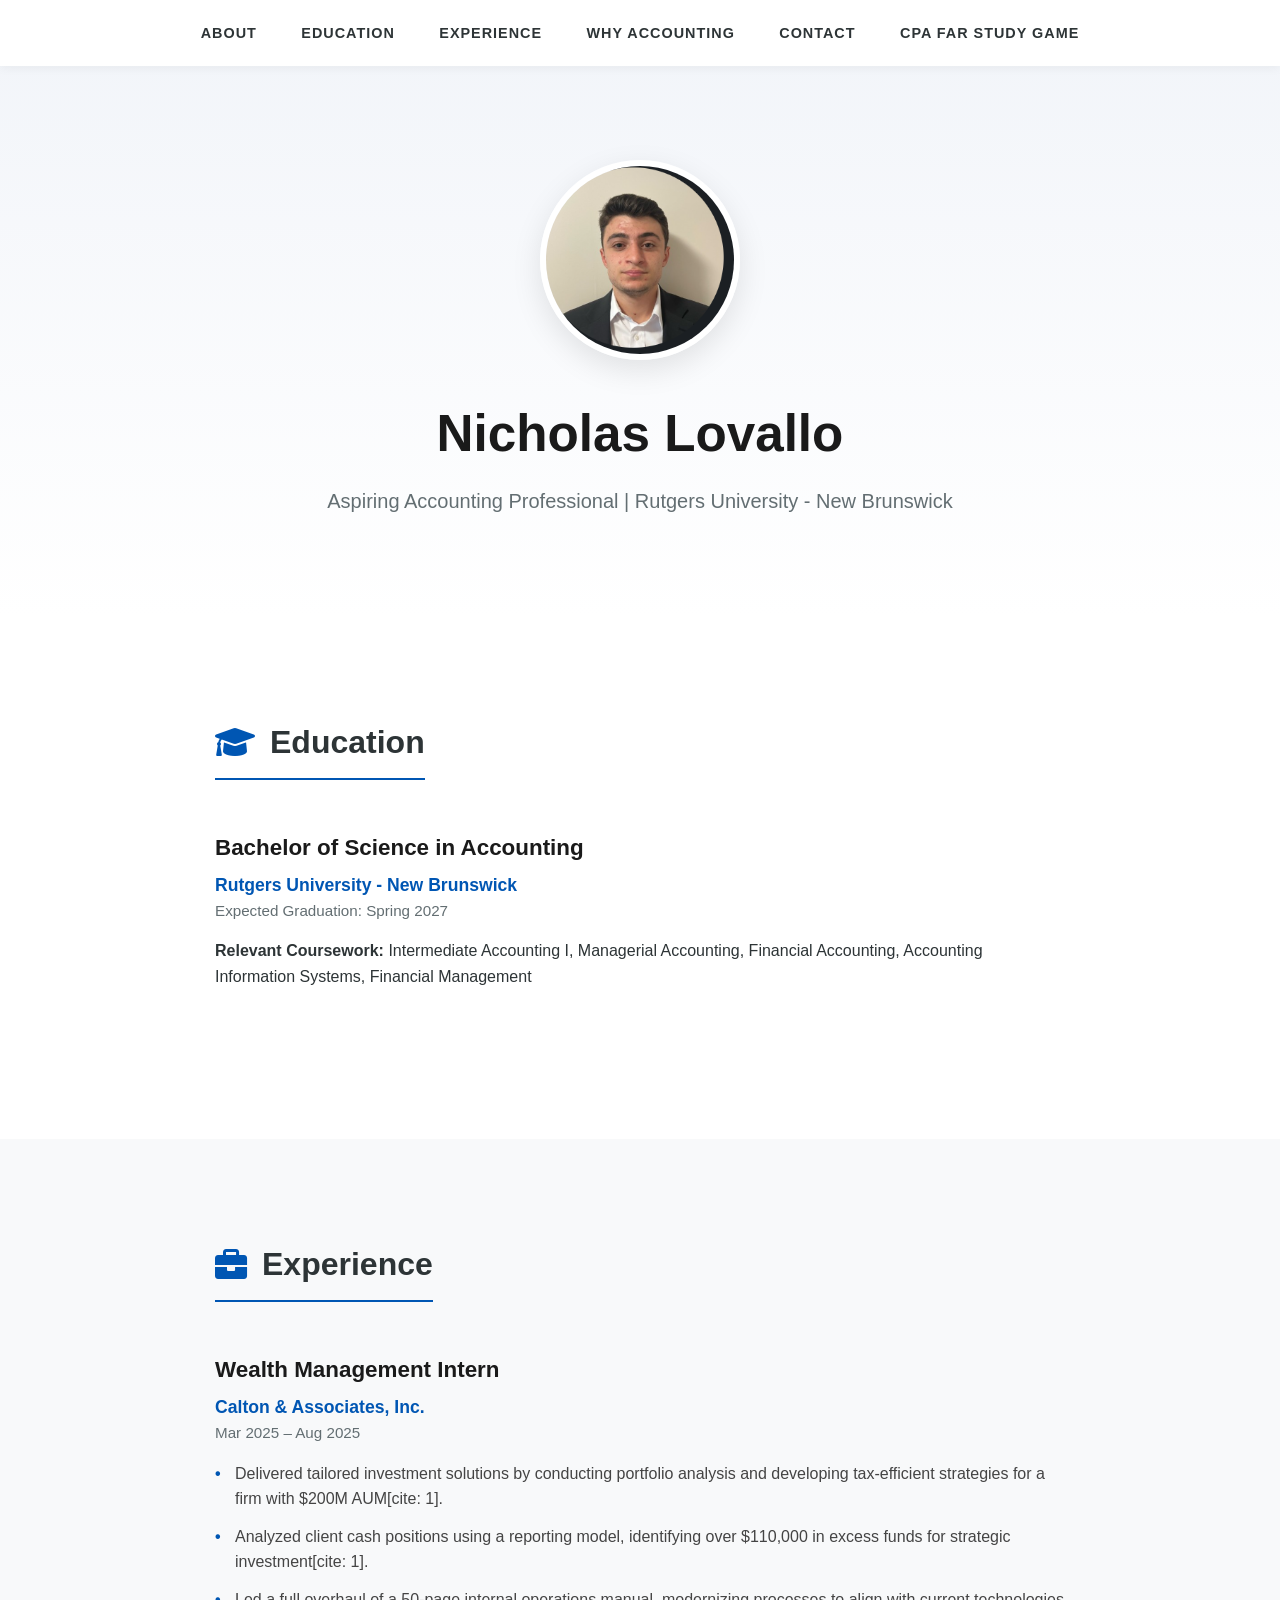
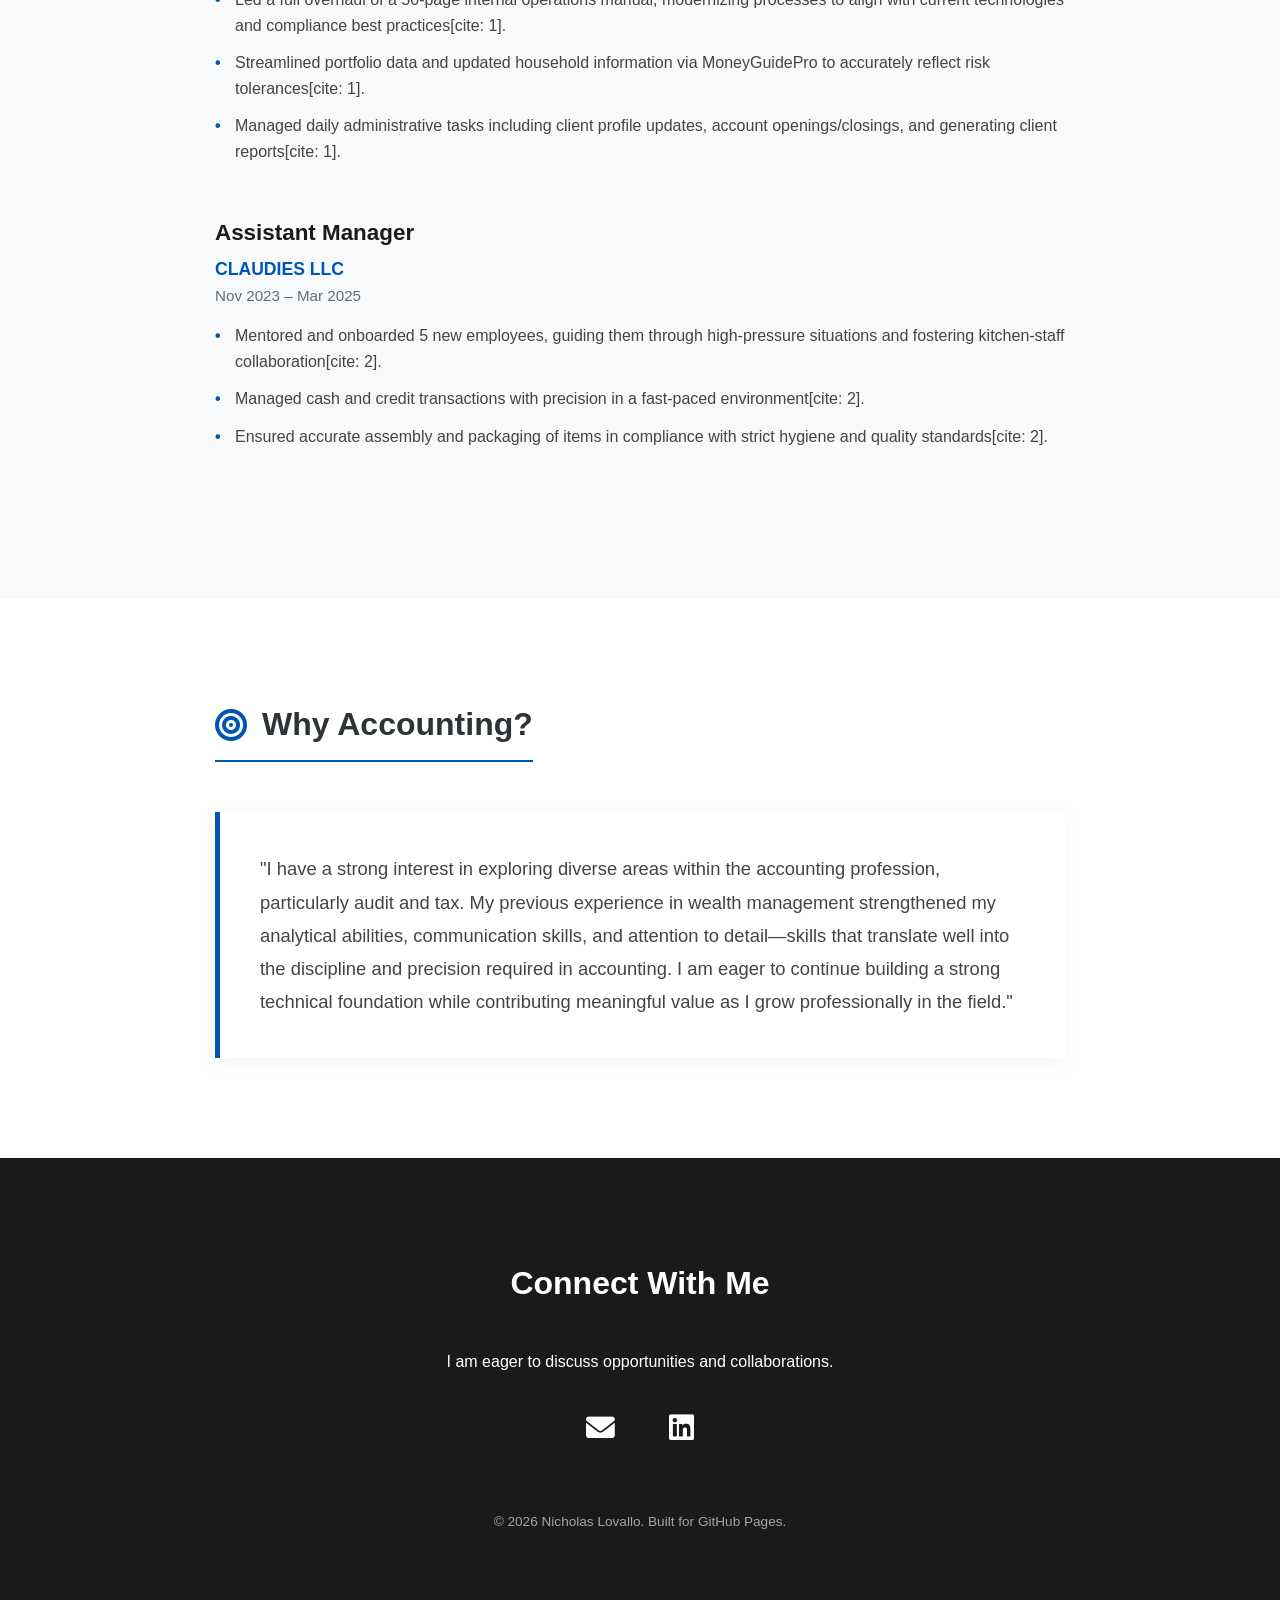
<file: index.html>
<!DOCTYPE html>
<html lang="en">
<head>
    <meta charset="UTF-8">
    <meta name="viewport" content="width=device-width, initial-scale=1.0">
    <title>Nicholas Lovallo | Professional Profile</title>
    <link rel="stylesheet" href="https://cdnjs.cloudflare.com/ajax/libs/font-awesome/6.0.0/css/all.min.css">
    <style>
        :root {
            --primary-blue: #0056b3;
            --text-dark: #2d3436;
            --text-light: #636e72;
            --bg-white: #ffffff;
            --bg-alt: #f8f9fa;
            --nav-bg: rgba(255, 255, 255, 0.95);
        }

        * {
            box-sizing: border-box;
            margin: 0;
            padding: 0;
            scroll-behavior: smooth;
        }

        body {
            font-family: 'Segoe UI', Roboto, Helvetica, Arial, sans-serif;
            color: var(--text-dark);
            line-height: 1.6;
            background-color: var(--bg-white);
        }

        /* Sticky Navigation */
        nav {
            position: fixed;
            top: 0;
            width: 100%;
            background: var(--nav-bg);
            backdrop-filter: blur(10px);
            padding: 20px 0;
            box-shadow: 0 2px 10px rgba(0,0,0,0.05);
            z-index: 1000;
            text-align: center;
        }

        nav a {
            text-decoration: none;
            color: var(--text-dark);
            font-weight: 600;
            margin: 0 20px;
            font-size: 0.9rem;
            text-transform: uppercase;
            letter-spacing: 1px;
            transition: color 0.3s;
        }

        nav a:hover {
            color: var(--primary-blue);
        }

        /* Hero Section */
        .hero {
            padding: 160px 20px 100px;
            text-align: center;
            background: linear-gradient(180deg, #f1f4f9 0%, #ffffff 100%);
        }

        .profile-pic {
            width: 200px;
            height: 200px;
            border-radius: 50%;
            object-fit: cover;
            border: 6px solid white;
            box-shadow: 0 10px 30px rgba(0,0,0,0.1);
            margin-bottom: 25px;
        }

        .hero h1 {
            font-size: 3.2rem;
            margin-bottom: 10px;
            font-weight: 800;
            color: #1a1a1a;
        }

        .hero p {
            font-size: 1.25rem;
            color: var(--text-light);
            max-width: 700px;
            margin: 0 auto;
            font-weight: 400;
        }

        /* Section Styling */
        section {
            padding: 100px 20px;
        }

        .section-content {
            max-width: 850px;
            margin: 0 auto;
        }

        .bg-alt {
            background-color: var(--bg-alt);
        }

        h2 {
            font-size: 2rem;
            color: var(--text-dark);
            margin-bottom: 50px;
            display: flex;
            align-items: center;
            gap: 15px;
            border-bottom: 2px solid var(--primary-blue);
            padding-bottom: 10px;
            width: fit-content;
        }

        h2 i {
            color: var(--primary-blue);
        }

        /* Experience & Education Items */
        .item {
            margin-bottom: 50px;
            position: relative;
        }

        .item h3 {
            font-size: 1.4rem;
            color: #1a1a1a;
            margin-bottom: 5px;
        }

        .item .company {
            font-weight: 700;
            color: var(--primary-blue);
            font-size: 1.1rem;
        }

        .item .date {
            font-size: 0.95rem;
            color: var(--text-light);
            margin-bottom: 15px;
            display: block;
        }

        ul {
            list-style-type: none;
        }

        li {
            margin-bottom: 12px;
            position: relative;
            padding-left: 20px;
            color: #444;
        }

        li::before {
            content: "•";
            color: var(--primary-blue);
            font-weight: bold;
            position: absolute;
            left: 0;
        }

        /* Why Accounting Section */
        .why-text {
            font-size: 1.15rem;
            line-height: 1.8;
            color: #444;
            background: white;
            padding: 40px;
            border-left: 5px solid var(--primary-blue);
            box-shadow: 0 5px 20px rgba(0,0,0,0.05);
        }

        /* Footer / Contact */
        footer {
            padding: 100px 20px;
            text-align: center;
            background: #1a1a1a;
            color: white;
        }

        footer h2 {
            border-bottom: none;
            margin: 0 auto 30px;
            color: white;
        }

        .contact-links {
            margin-top: 30px;
        }

        .contact-links a {
            color: white;
            font-size: 1.8rem;
            margin: 0 25px;
            text-decoration: none;
            transition: transform 0.3s, color 0.3s;
            display: inline-block;
        }

        .contact-links a:hover {
            color: #4da3ff;
            transform: translateY(-5px);
        }

        @media (max-width: 768px) {
            nav { display: none; }
            .hero h1 { font-size: 2.4rem; }
        }
    </style>
</head>
<body>

    <nav>
        <a href="#about">About</a>
        <a href="#education">Education</a>
        <a href="#experience">Experience</a>
        <a href="#why">Why Accounting</a>
        <a href="#contact">Contact</a>
        <a href="far-app/index.html" target="_blank">CPA FAR STUDY GAME</a>
    </nav>

    <header class="hero" id="about">
        <img src="Assets/ProfilePic.png" alt="Nicholas Lovallo" class="profile-pic">
        <h1>Nicholas Lovallo</h1>
        <p>Aspiring Accounting Professional | Rutgers University - New Brunswick</p>
    </header>

    <section id="education">
        <div class="section-content">
            <h2><i class="fas fa-graduation-cap"></i> Education</h2>
            <div class="item">
                <h3>Bachelor of Science in Accounting</h3>
                <p class="company">Rutgers University - New Brunswick</p>
                <p class="date">Expected Graduation: Spring 2027</p>
                <p><strong>Relevant Coursework:</strong> Intermediate Accounting I, Managerial Accounting, Financial Accounting, Accounting Information Systems, Financial Management</p>
            </div>
        </div>
    </section>

    <section id="experience" class="bg-alt">
        <div class="section-content">
            <h2><i class="fas fa-briefcase"></i> Experience</h2>
            
            <div class="item">
                <h3>Wealth Management Intern</h3>
                <p class="company">Calton & Associates, Inc.</p>
                <p class="date">Mar 2025 – Aug 2025</p>
                <ul>
                    <li>Delivered tailored investment solutions by conducting portfolio analysis and developing tax-efficient strategies for a firm with $200M AUM[cite: 1].</li>
                    <li>Analyzed client cash positions using a reporting model, identifying over $110,000 in excess funds for strategic investment[cite: 1].</li>
                    <li>Led a full overhaul of a 50-page internal operations manual, modernizing processes to align with current technologies and compliance best practices[cite: 1].</li>
                    <li>Streamlined portfolio data and updated household information via MoneyGuidePro to accurately reflect risk tolerances[cite: 1].</li>
                    <li>Managed daily administrative tasks including client profile updates, account openings/closings, and generating client reports[cite: 1].</li>
                </ul>
            </div>

            <div class="item">
                <h3>Assistant Manager</h3>
                <p class="company">CLAUDIES LLC</p>
                <p class="date">Nov 2023 – Mar 2025</p>
                <ul>
                    <li>Mentored and onboarded 5 new employees, guiding them through high-pressure situations and fostering kitchen-staff collaboration[cite: 2].</li>
                    <li>Managed cash and credit transactions with precision in a fast-paced environment[cite: 2].</li>
                    <li>Ensured accurate assembly and packaging of items in compliance with strict hygiene and quality standards[cite: 2].</li>
                </ul>
            </div>
        </div>
    </section>

    <section id="why">
        <div class="section-content">
            <h2><i class="fas fa-bullseye"></i> Why Accounting?</h2>
            <div class="why-text">
                "I have a strong interest in exploring diverse areas within the accounting profession, particularly audit and tax. My previous experience in wealth management strengthened my analytical abilities, communication skills, and attention to detail—skills that translate well into the discipline and precision required in accounting. I am eager to continue building a strong technical foundation while contributing meaningful value as I grow professionally in the field."
            </div>
        </div>
    </section>

    <footer id="contact">
        <div class="section-content">
            <h2>Connect With Me</h2>
            <p>I am eager to discuss opportunities and collaborations.</p>
            <div class="contact-links">
                <a href="mailto:nicholaslovallo4@gmail.com" title="Email Me"><i class="fas fa-envelope"></i></a>
                <a href="https://www.linkedin.com/in/nicholaslovallo/" target="_blank" title="LinkedIn Profile"><i class="fab fa-linkedin"></i></a>
            </div>
            <p style="margin-top: 60px; font-size: 0.85rem; opacity: 0.6;">&copy; 2026 Nicholas Lovallo. Built for GitHub Pages.</p>
        </div>
    </footer>

</body>
</html>
</file>
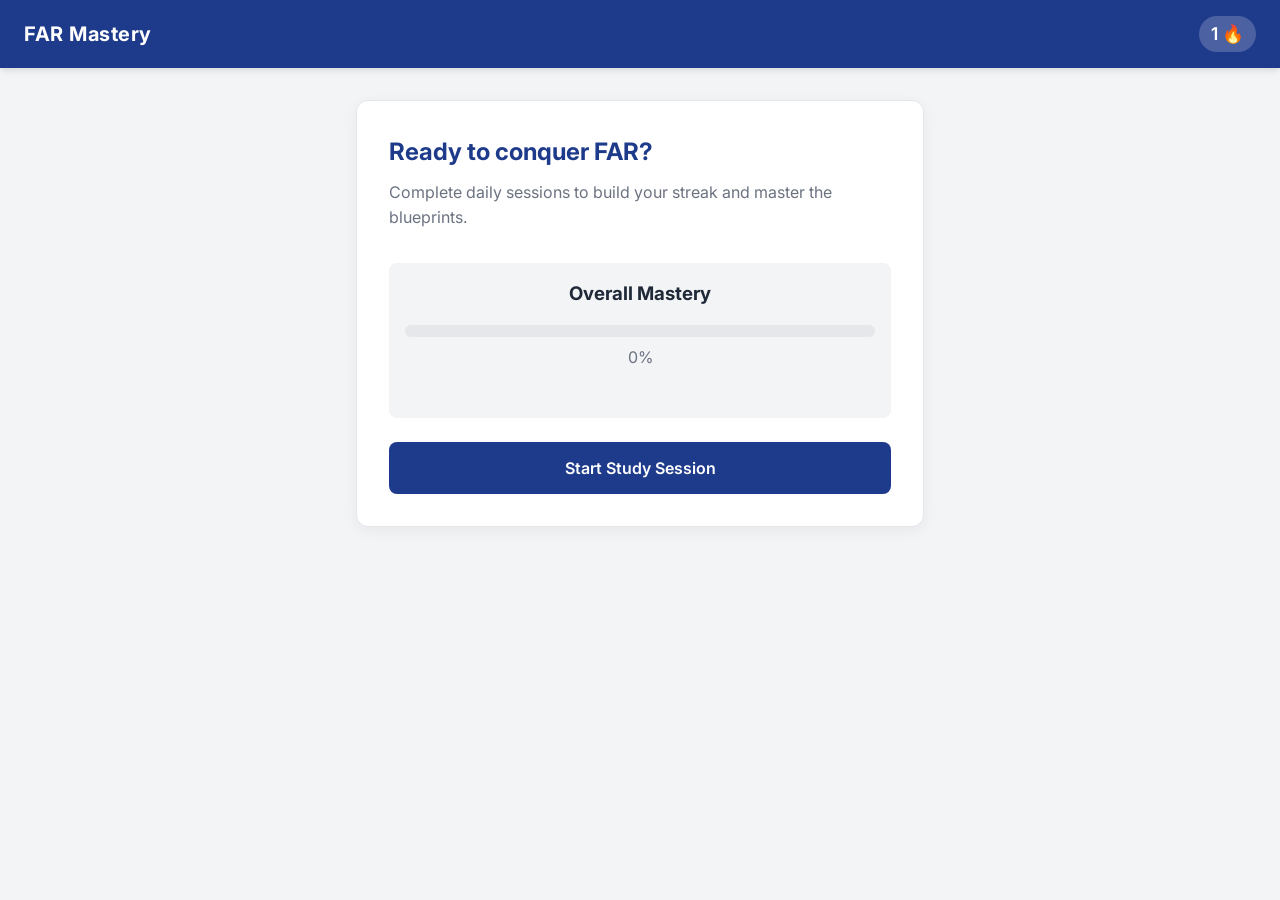
<file: far-app/index.html>
<!DOCTYPE html>
<html lang="en">
<head>
    <meta charset="UTF-8">
    <meta name="viewport" content="width=device-width, initial-scale=1.0">
    <title>CPA FAR Mastery</title>
    <link rel="stylesheet" href="style.css">
    <link href="https://fonts.googleapis.com/css2?family=Inter:wght@400;600;700&display=swap" rel="stylesheet">
</head>
<body>

    <header class="app-header">
        <div class="logo">FAR Mastery</div>
        <div class="gamification-header">
            <span id="streak-display" title="Daily Streak">0 🔥</span>
        </div>
    </header>

    <main id="app-container">
        
        <section id="dashboard-screen" class="screen active">
            <div class="welcome-card">
                <h1>Ready to conquer FAR?</h1>
                <p>Complete daily sessions to build your streak and master the blueprints.</p>
                
                <div class="stats-container">
                    <div class="stat-box">
                        <h3>Overall Mastery</h3>
                        <div class="progress-bar-container">
                            <div id="mastery-fill" class="progress-bar-fill" style="width: 0%;"></div>
                        </div>
                        <p id="mastery-text">0%</p>
                    </div>
                </div>

                <button id="start-btn" class="primary-btn">Start Study Session</button>
            </div>
        </section>

        <section id="quiz-screen" class="screen hidden">
            <div class="quiz-header">
                <span id="question-tracker">Question 1 of 10</span>
                <span id="timer-display">⏱️ --:--</span>
            </div>

            <div class="question-card">
                <div class="question-meta">
                    <span id="blueprint-tag" class="tag blueprint-tag">Select Transactions</span>
                    <span id="skill-tag" class="tag skill-tag">Application</span>
                </div>
                
                <h2 id="question-text">Loading question...</h2>
                
                <div id="exhibits-container" class="hidden"></div>

                <div id="options-container" class="options-grid"></div>
            </div>

            <div id="feedback-container" class="feedback-box hidden" aria-live="polite">
                <h3 id="feedback-title">Correct!</h3>
                <p id="feedback-text">Explanation goes here.</p>
            </div>

            <div class="quiz-footer">
                <button id="next-btn" class="primary-btn hidden">Next Question</button>
            </div>
        </section>

        <section id="results-screen" class="screen hidden">
            <div class="results-card">
                <h2>Session Complete!</h2>
                
                <div class="score-circle">
                    <span id="final-score">0/10</span>
                </div>
                <p id="score-message">Great job! Let's review your weaker areas.</p>

                <div class="session-breakdown">
                    <h3>Session Breakdown</h3>
                    <ul id="breakdown-list">
                        </ul>
                </div>

                <button id="return-home-btn" class="secondary-btn">Return to Dashboard</button>
            </div>
        </section>

    </main>

    <script src="app.js"></script>
</body>
</html>
</file>
<file: far-app/style.css>
/* ==========================================
   1. CSS VARIABLES & BASE RESET
   ========================================== */
:root {
    --primary-blue: #1e3a8a;
    --primary-hover: #1e40af;
    --bg-color: #f3f4f6;
    --card-bg: #ffffff;
    --text-main: #1f2937;
    --text-muted: #6b7280;
    --success-green: #10b981;
    --success-bg: #d1fae5;
    --error-red: #ef4444;
    --error-bg: #fee2e2;
    --border-color: #e5e7eb;
}

* {
    margin: 0;
    padding: 0;
    box-sizing: border-box;
    font-family: 'Inter', sans-serif;
}

body {
    background-color: var(--bg-color);
    color: var(--text-main);
    line-height: 1.6;
    display: flex;
    flex-direction: column;
    min-height: 100vh;
}

/* ==========================================
   2. UTILITY CLASSES (SPA Logic)
   ========================================== */
.screen {
    display: none;
    animation: fadeIn 0.3s ease-in-out;
}

.screen.active {
    display: block;
}

.hidden {
    display: none !important;
}

@keyframes fadeIn {
    from { opacity: 0; transform: translateY(10px); }
    to { opacity: 1; transform: translateY(0); }
}

/* ==========================================
   3. HEADER
   ========================================== */
.app-header {
    background-color: var(--primary-blue);
    color: white;
    padding: 1rem 1.5rem;
    display: flex;
    justify-content: space-between;
    align-items: center;
    box-shadow: 0 4px 6px -1px rgba(0, 0, 0, 0.1);
    position: sticky;
    top: 0;
    z-index: 100;
}

.logo {
    font-size: 1.25rem;
    font-weight: 700;
    letter-spacing: 0.5px;
}

.gamification-header {
    font-weight: 600;
    font-size: 1.1rem;
    background: rgba(255, 255, 255, 0.2);
    padding: 0.25rem 0.75rem;
    border-radius: 20px;
}

/* ==========================================
   4. MAIN CONTAINER & CARDS
   ========================================== */
#app-container {
    flex: 1;
    width: 100%;
    max-width: 600px;
    margin: 0 auto;
    padding: 2rem 1rem;
}

.welcome-card, .question-card, .results-card {
    background: var(--card-bg);
    border-radius: 12px;
    padding: 2rem;
    box-shadow: 0 4px 15px rgba(0, 0, 0, 0.05);
    border: 1px solid var(--border-color);
}

/* ==========================================
   5. BUTTONS
   ========================================== */
.primary-btn, .secondary-btn {
    width: 100%;
    padding: 1rem;
    border: none;
    border-radius: 8px;
    font-size: 1rem;
    font-weight: 600;
    cursor: pointer;
    transition: all 0.2s ease;
    margin-top: 1.5rem;
}

.primary-btn {
    background-color: var(--primary-blue);
    color: white;
}

.primary-btn:hover {
    background-color: var(--primary-hover);
    transform: translateY(-2px);
}

.secondary-btn {
    background-color: white;
    color: var(--primary-blue);
    border: 2px solid var(--primary-blue);
}

.secondary-btn:hover {
    background-color: var(--bg-color);
}

/* ==========================================
   6. DASHBOARD ELEMENTS
   ========================================== */
.welcome-card h1 {
    margin-bottom: 0.5rem;
    color: var(--primary-blue);
}

.welcome-card p {
    color: var(--text-muted);
    margin-bottom: 2rem;
}

.stat-box {
    background: var(--bg-color);
    padding: 1rem;
    border-radius: 8px;
    text-align: center;
}

.progress-bar-container {
    width: 100%;
    height: 12px;
    background-color: #e5e7eb;
    border-radius: 10px;
    margin: 1rem 0 0.5rem 0;
    overflow: hidden;
}

.progress-bar-fill {
    height: 100%;
    background-color: var(--success-green);
    border-radius: 10px;
    transition: width 1s ease-in-out;
}

/* ==========================================
   7. QUIZ ARENA ELEMENTS
   ========================================== */
.quiz-header {
    display: flex;
    justify-content: space-between;
    margin-bottom: 1rem;
    color: var(--text-muted);
    font-weight: 600;
    font-size: 0.9rem;
}

.question-meta {
    margin-bottom: 1rem;
}

.tag {
    font-size: 0.75rem;
    padding: 0.25rem 0.5rem;
    border-radius: 4px;
    font-weight: 600;
    text-transform: uppercase;
    margin-right: 0.5rem;
}

.blueprint-tag { background: #e0e7ff; color: #3730a3; }
.skill-tag { background: #fef3c7; color: #92400e; }

#question-text {
    font-size: 1.15rem;
    margin-bottom: 1.5rem;
}

#exhibits-container {
    background: #f8fafc;
    border-left: 4px solid var(--primary-blue);
    padding: 1rem;
    margin-bottom: 1.5rem;
    font-size: 0.9rem;
    border-radius: 0 4px 4px 0;
}

.options-grid {
    display: flex;
    flex-direction: column;
    gap: 0.75rem;
}

.option-btn {
    text-align: left;
    padding: 1rem;
    background: white;
    border: 2px solid var(--border-color);
    border-radius: 8px;
    cursor: pointer;
    font-size: 1rem;
    transition: all 0.2s;
}

.option-btn:hover {
    border-color: var(--primary-blue);
    background: #eff6ff;
}

/* Classes applied by JS upon answering */
.option-btn.selected-correct {
    background: var(--success-bg);
    border-color: var(--success-green);
    color: #065f46;
}

.option-btn.selected-wrong {
    background: var(--error-bg);
    border-color: var(--error-red);
    color: #991b1b;
}

/* Input for TBS style questions */
.tbs-input {
    width: 100%;
    padding: 1rem;
    font-size: 1.1rem;
    border: 2px solid var(--border-color);
    border-radius: 8px;
    outline: none;
}
.tbs-input:focus {
    border-color: var(--primary-blue);
}

/* ==========================================
   8. FEEDBACK & ANIMATIONS
   ========================================== */
.feedback-box {
    margin-top: 1.5rem;
    padding: 1rem;
    border-radius: 8px;
    animation: fadeIn 0.3s;
}

.feedback-box.correct {
    background-color: var(--success-bg);
    border-left: 4px solid var(--success-green);
}

.feedback-box.incorrect {
    background-color: var(--error-bg);
    border-left: 4px solid var(--error-red);
}

.feedback-box h3 {
    margin-bottom: 0.25rem;
}

/* Shake animation for incorrect answers */
.shake {
    animation: shakeX 0.4s cubic-bezier(.36,.07,.19,.97) both;
}

@keyframes shakeX {
    10%, 90% { transform: translate3d(-2px, 0, 0); }
    20%, 80% { transform: translate3d(4px, 0, 0); }
    30%, 50%, 70% { transform: translate3d(-6px, 0, 0); }
    40%, 60% { transform: translate3d(6px, 0, 0); }
}

/* ==========================================
   9. RESULTS SCREEN
   ========================================== */
.results-card {
    text-align: center;
}

.score-circle {
    width: 120px;
    height: 120px;
    border-radius: 50%;
    background: var(--primary-blue);
    color: white;
    display: flex;
    align-items: center;
    justify-content: center;
    font-size: 2rem;
    font-weight: 700;
    margin: 2rem auto;
    box-shadow: 0 4px 10px rgba(30, 58, 138, 0.3);
}

.session-breakdown {
    margin-top: 2rem;
    text-align: left;
    background: var(--bg-color);
    padding: 1rem;
    border-radius: 8px;
}

.session-breakdown ul {
    list-style: none;
    margin-top: 1rem;
}

.session-breakdown li {
    padding: 0.5rem 0;
    border-bottom: 1px solid var(--border-color);
    font-size: 0.9rem;
}

.session-breakdown li:last-child {
    border-bottom: none;
}
</file>
